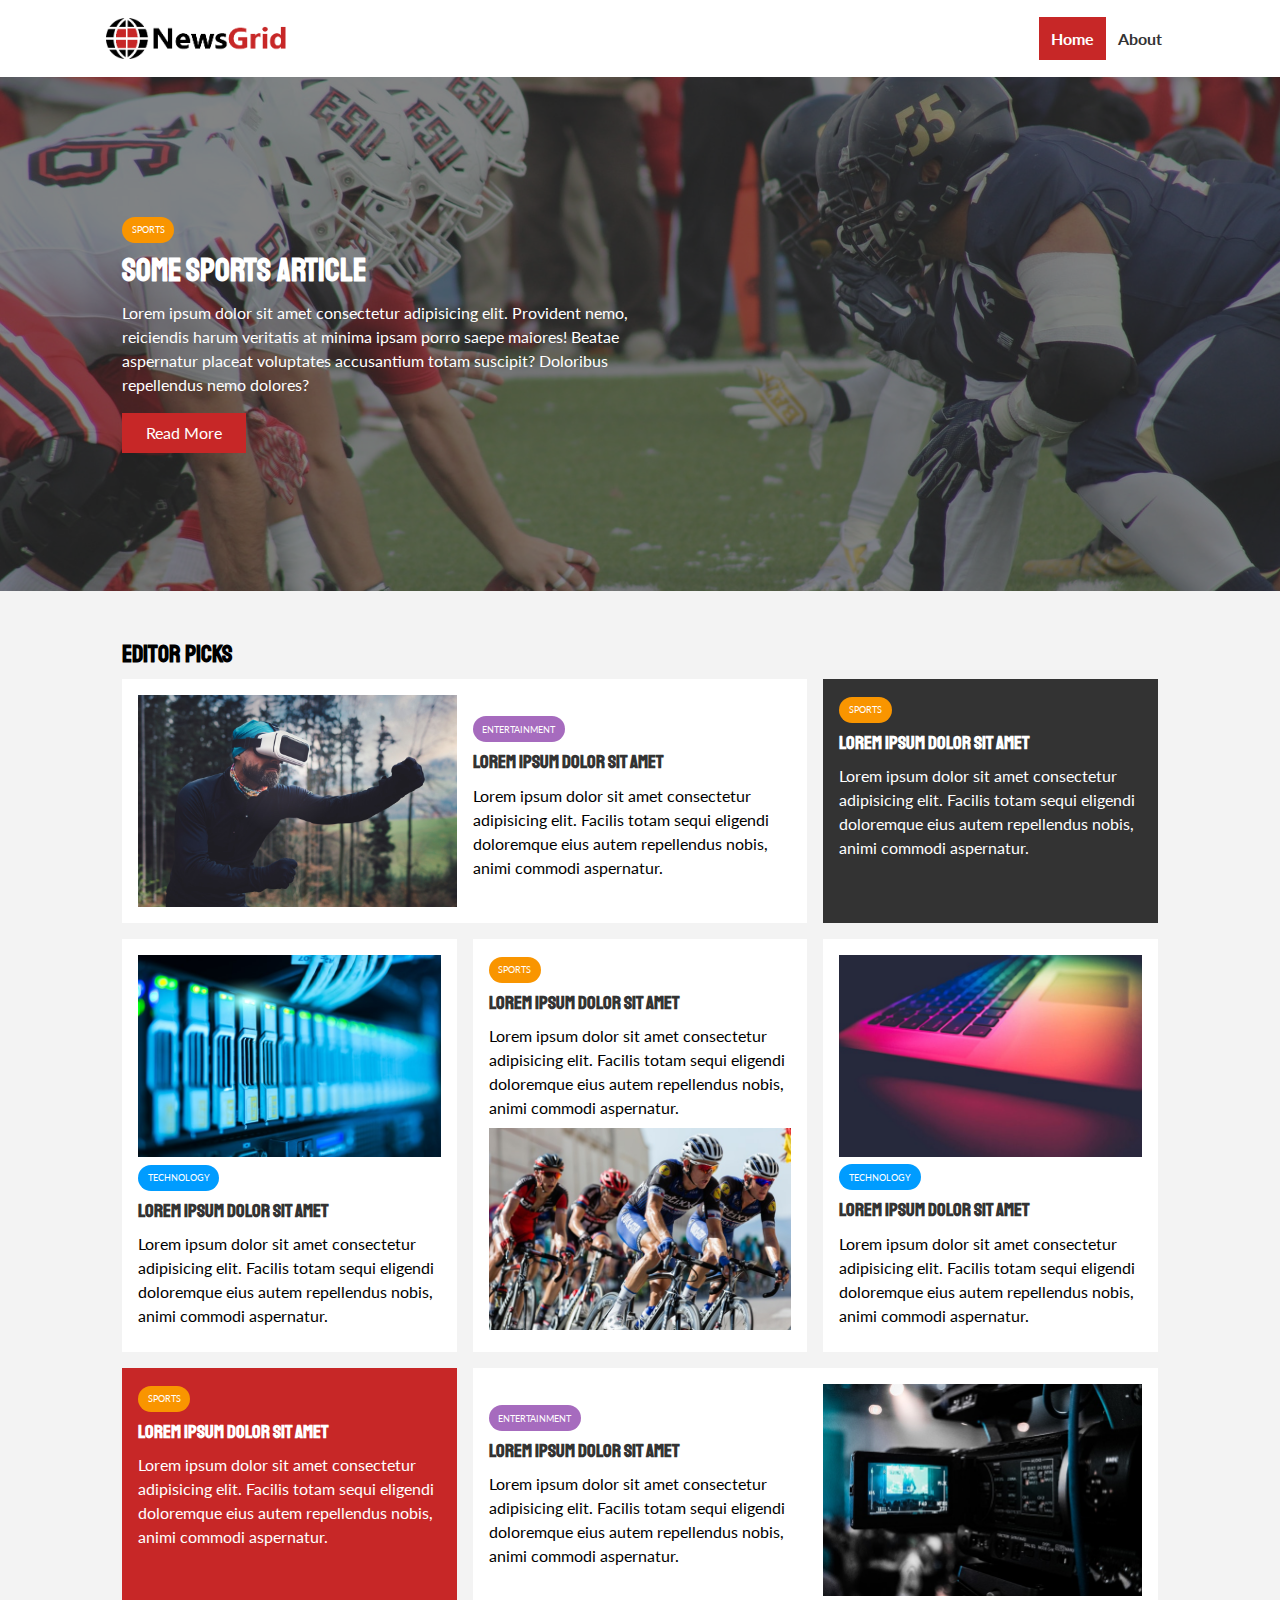
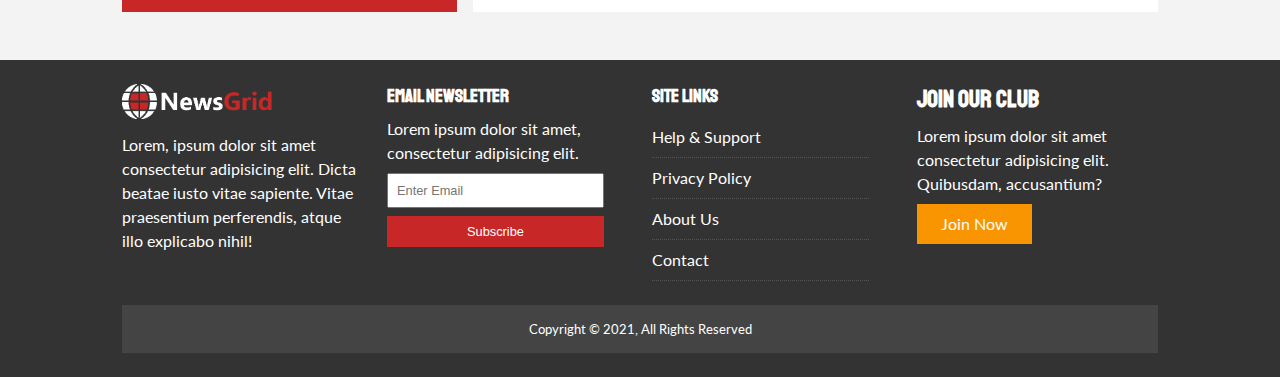
<file: index.html>
<!DOCTYPE html>
<html lang="en">
<head>
    <meta charset="UTF-8">
    <meta http-equiv="X-UA-Compatible" content="IE=edge">
    <meta name="viewport" content="width=device-width, initial-scale=1.0">
    <link href="https://fonts.googleapis.com/css2?family=Lato&family=Staatliches&display=swap" rel="stylesheet">
    <link rel="stylesheet" href="https://use.fontawesome.com/releases/v5.6.3/css/all.css" integrity="sha384-UHRtZLI+pbxtHCWp1t77Bi1L4ZtiqrqD80Kn4Z8NTSRyMA2Fd33n5dQ8lWUE00s/" crossorigin="anonymous">
    <link rel="stylesheet" href="/css/style.css">
    <link rel="stylesheet" media="screen and (max-width:768px)" href="/css/mobile.css">
    <link rel="shortcut icon" type="image/x-icon" href="favicon.ico">
    <title>NewsGrid | Latest News</title>
</head>
<body>
   <nav id="main-navbar">
       <div class="container">
           <img src="img/logo.png" alt="NewsGrid" class="logo">
        <div class="social">
            <a href="http://facebook.com" target="_blank"><i class="fab fa-facebook fa-2x" ></i></a>
            <a href="http://twitter.com" target="_blank"><i class="fab fa-twitter fa-2x" ></i></a>
            <a href="http://instagram.com"target="_blank"><i class="fab fa-instagram fa-2x" ></i></a>
            <a href="http://youtube.com" target="_blank"><i class="fab fa-youtube fa-2x" ></i></a>
        </div>
        <div>
            <ul>
                <li><a href="index.html" class="current">Home</a>
                </li>
                <li><a href="about.html">About</a></li>
            </ul>
        </div>

</div>
   </nav>
   <header id="showcase">
       <div class="container">
           <div class="showcase-container">
               <div class="showcase-content">
                   <div class="category category-sports">
                       Sports
                    </div>
                    
                       <h1>Some Sports Article</h1>
                       <p>Lorem ipsum dolor sit amet consectetur adipisicing elit. Provident nemo, reiciendis harum veritatis at minima ipsam porro saepe maiores! Beatae aspernatur placeat voluptates accusantium totam suscipit? Doloribus repellendus nemo dolores?</p>
                       <a href="article.html" class="btn btn-primary">Read More</a>

                           
                </div>
       
            </div>
            </div>
   </header>
  <section id="home-articles" class="py-2">
       <div class="container">
          <h2>Editor Picks</h2>
          <div class="articles-container">
              <article class="card">
                  <img src="img/articles/ent1.jpg" alt="">
              <div>
                <div class="category category-ent">Entertainment</div>
              <h3><a href="article.html">Lorem ipsum dolor sit amet</a></h3>
              <p>Lorem ipsum dolor sit amet consectetur adipisicing elit. Facilis totam sequi eligendi doloremque eius autem repellendus nobis, animi commodi aspernatur.</p>  
            </div>
            </article>  
            
            <article class="card bg-dark">
              <div class="category category-sports">Sports</div>
              <h3><a href="article.html">Lorem ipsum dolor sit amet</a></h3>
              <p>Lorem ipsum dolor sit amet consectetur adipisicing elit. Facilis totam sequi eligendi doloremque eius autem repellendus nobis, animi commodi aspernatur.</p>     
            </article> 

            <article class="card">
              <img src="img/articles/tech1.jpg" alt="">
            <div>
              <div class="category category-tech">Technology</div>
            <h3><a href="article.html">Lorem ipsum dolor sit amet</a></h3>
            <p>Lorem ipsum dolor sit amet consectetur adipisicing elit. Facilis totam sequi eligendi doloremque eius autem repellendus nobis, animi commodi aspernatur.</p>  
          </div>
          </article>  

          
          <article class="card">
            
          <div>
            <div class="category category-sports">Sports</div>
          <h3><a href="article.html">Lorem ipsum dolor sit amet</a></h3>
          <p>Lorem ipsum dolor sit amet consectetur adipisicing elit. Facilis totam sequi eligendi doloremque eius autem repellendus nobis, animi commodi aspernatur.</p>  
        </div>
           <img src="img/articles/sports1.jpg" alt="">
        </article> 

        
        <article class="card">
            <img src="img/articles/tech2.jpg" alt="">
          <div>
            <div class="category category-tech">Technology</div>
          <h3><a href="article.html">Lorem ipsum dolor sit amet</a></h3>
          <p>Lorem ipsum dolor sit amet consectetur adipisicing elit. Facilis totam sequi eligendi doloremque eius autem repellendus nobis, animi commodi aspernatur.</p>  
        </div>
        </article>

        
        <article class="card bg-primary">
           <div class="category category-sports">Sports</div>
          <h3><a href="article.html">Lorem ipsum dolor sit amet</a></h3>
          <p>Lorem ipsum dolor sit amet consectetur adipisicing elit. Facilis totam sequi eligendi doloremque eius autem repellendus nobis, animi commodi aspernatur.</p>   
          
             </article> 

             
        <article class="card">
            
          <div>
            <div class="category category-ent">Entertainment</div>
          <h3><a href="article.html">Lorem ipsum dolor sit amet</a></h3>
          <p>Lorem ipsum dolor sit amet consectetur adipisicing elit. Facilis totam sequi eligendi doloremque eius autem repellendus nobis, animi commodi aspernatur.</p>  
        </div>
            <img src="img/articles/ent2.jpg" alt="">
        </article>
            
        </div>
      </div>
  </section>
  <footer id="main-footer">
    <div class="container footer-container py-2">
      <div>
        <img src="img/logo_light.png" alt="NewsGrid">
        <p>Lorem, ipsum dolor sit amet consectetur adipisicing elit. Dicta beatae iusto vitae sapiente. Vitae praesentium perferendis, atque illo explicabo nihil!
        </p>

      </div>
      <div>
        <h3>Email Newsletter</h3>
        <p>Lorem ipsum dolor sit amet, consectetur adipisicing elit.</p>
        <form>
          <input type="email" placeholder="Enter Email ">
          <input type="submit" value="Subscribe" class="btn btn-primary">
        </form>
      </div>
        <div>
          <h3>Site Links</h3>
          <ul class="list">
            <li><a href="#">Help & Support</a></li>
            <li><a href="#">Privacy Policy</a></li>
            <li><a href="#">About Us</a></li>
            <li><a href="#">Contact</a></li>
          </ul>
        </div>
        <div>
          <h2>Join Our Club</h2>
          <p>Lorem ipsum dolor sit amet consectetur adipisicing elit. Quibusdam, accusantium?</p>
          <a href="#" class="btn btn-secondary">Join Now</a>
        </div>
        <div>
          <p>Copyright &copy; 2021, All Rights Reserved</p>
        </div>

    </div>
  </footer>
     
</body>
</html>
      
<!--Genel Seçici (*) ler, tüm Html elemanlarını seçmemize olanak verir. Seçmeyi “*” karakteri ile yaparız.-->
</file>
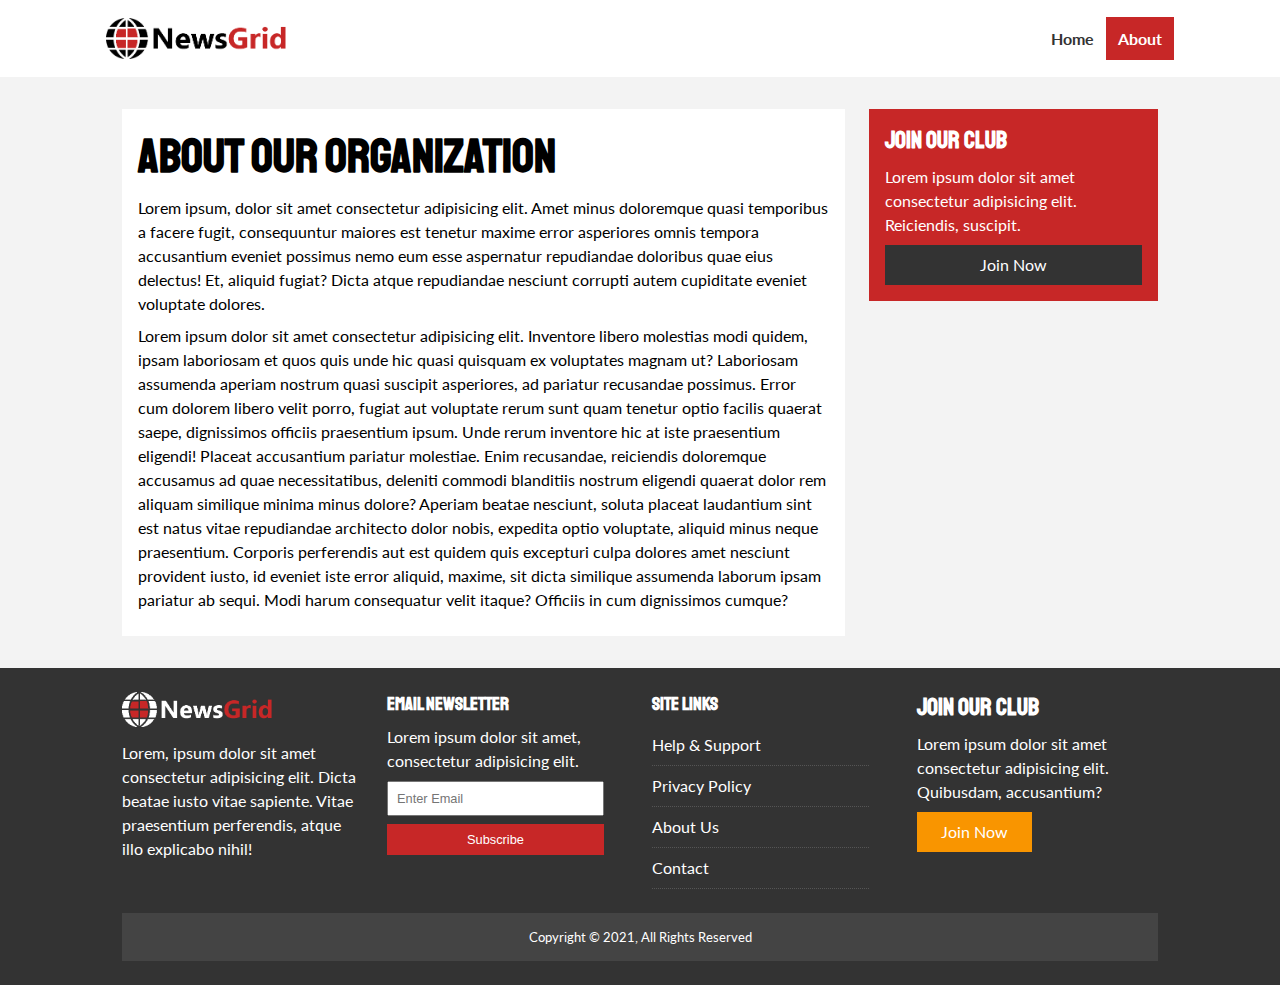
<file: about.html>
<!DOCTYPE html>
<html lang="en">
<head>
    <meta charset="UTF-8">
    <meta http-equiv="X-UA-Compatible" content="IE=edge">
    <meta name="viewport" content="width=device-width, initial-scale=1.0">
    <link href="https://fonts.googleapis.com/css2?family=Lato&family=Staatliches&display=swap" rel="stylesheet">
    <link rel="stylesheet" href="https://use.fontawesome.com/releases/v5.6.3/css/all.css" integrity="sha384-UHRtZLI+pbxtHCWp1t77Bi1L4ZtiqrqD80Kn4Z8NTSRyMA2Fd33n5dQ8lWUE00s/" crossorigin="anonymous">
    <link rel="stylesheet" href="/css/style.css">
    <link rel="stylesheet" media="screen and (max-width:768px)" href="/css/mobile.css">
    <link rel="shortcut icon" type="image/x-icon" href="favicon.ico">
    <title>NewsGrid | About</title>
</head>
<body>
    <!--Navigation-->
   <nav id="main-navbar">
       <div class="container">
           <img src="img/logo.png" alt="NewsGrid" class="logo">
        <div class="social">
            <a href="http://facebook.com" target="_blank"><i class="fab fa-facebook fa-2x" ></i></a>
            <a href="http://twitter.com" target="_blank"><i class="fab fa-twitter fa-2x" ></i></a>
            <a href="http://instagram.com"target="_blank"><i class="fab fa-instagram fa-2x" ></i></a>
            <a href="http://youtube.com" target="_blank"><i class="fab fa-youtube fa-2x" ></i></a>
        </div>
        <div>
            <ul>
                <li><a href="index.html">Home</a>
                </li>
                <li><a class="current"href="about.html">About</a></li>
            </ul>
        </div>

</div>
   </nav>
   <section id="about-articles">
       <div class="container">
           <div class="about-container">
             <article class="card">
               <h1 class="l-heading">About Our Organization</h1>
           <p>Lorem ipsum, dolor sit amet consectetur adipisicing elit. Amet minus doloremque quasi temporibus a facere fugit, consequuntur maiores est tenetur maxime error asperiores omnis tempora accusantium eveniet possimus nemo eum esse aspernatur repudiandae doloribus quae eius delectus! Et, aliquid fugiat? Dicta atque repudiandae nesciunt corrupti autem cupiditate eveniet voluptate dolores.</p>
           <p>Lorem ipsum dolor sit amet consectetur adipisicing elit. Inventore libero molestias modi quidem, ipsam laboriosam et quos quis unde hic quasi quisquam ex voluptates magnam ut? Laboriosam assumenda aperiam nostrum quasi suscipit asperiores, ad pariatur recusandae possimus. Error cum dolorem libero velit porro, fugiat aut voluptate rerum sunt quam tenetur optio facilis quaerat saepe, dignissimos officiis praesentium ipsum. Unde rerum inventore hic at iste praesentium eligendi! Placeat accusantium pariatur molestiae. Enim recusandae, reiciendis doloremque accusamus ad quae necessitatibus, deleniti commodi blanditiis nostrum eligendi quaerat dolor rem aliquam similique minima minus dolore? Aperiam beatae nesciunt, soluta placeat laudantium sint est natus vitae repudiandae architecto dolor nobis, expedita optio voluptate, aliquid minus neque praesentium. Corporis perferendis aut est quidem quis excepturi culpa dolores amet nesciunt provident iusto, id eveniet iste error aliquid, maxime, sit dicta similique assumenda laborum ipsam pariatur ab sequi. Modi harum consequatur velit itaque? Officiis in cum dignissimos cumque?</p>  
             </article> 
             <aside class=" card bg-primary">
                <h2>Join Our Club</h2>
                <p>Lorem ipsum dolor sit amet consectetur adipisicing elit. Reiciendis, suscipit.</p>
                <a href ="#" class="btn bg-dark btn-block">Join Now</a> 
             </aside> 

           

       </div>
       </div>
   </section>

  
      

        
        

             
  <!--Footer-->   
   <footer id="main-footer">
    <div class="container footer-container py-2">
      <div>
        <img src="img/logo_light.png" alt="NewsGrid">
        <p>Lorem, ipsum dolor sit amet consectetur adipisicing elit. Dicta beatae iusto vitae sapiente. Vitae praesentium perferendis, atque illo explicabo nihil!
        </p>

      </div>
      <div>
        <h3>Email Newsletter</h3>
        <p>Lorem ipsum dolor sit amet, consectetur adipisicing elit.</p>
        <form>
          <input type="email" placeholder="Enter Email ">
          <input type="submit" value="Subscribe" class="btn btn-primary">
        </form>
      </div>
        <div>
          <h3>Site Links</h3>
          <ul class="list">
            <li><a href="#">Help & Support</a></li>
            <li><a href="#">Privacy Policy</a></li>
            <li><a href="#">About Us</a></li>
            <li><a href="#">Contact</a></li>
          </ul>
        </div>
        <div>
          <h2>Join Our Club</h2>
          <p>Lorem ipsum dolor sit amet consectetur adipisicing elit. Quibusdam, accusantium?</p>
          <a href="#" class="btn btn-secondary">Join Now</a>
        </div>
        <div class="margin-bottom">
          <p>Copyright &copy; 2021, All Rights Reserved</p>
        </div>

    </div>
  </footer>
     
</body>
</html>
</file>
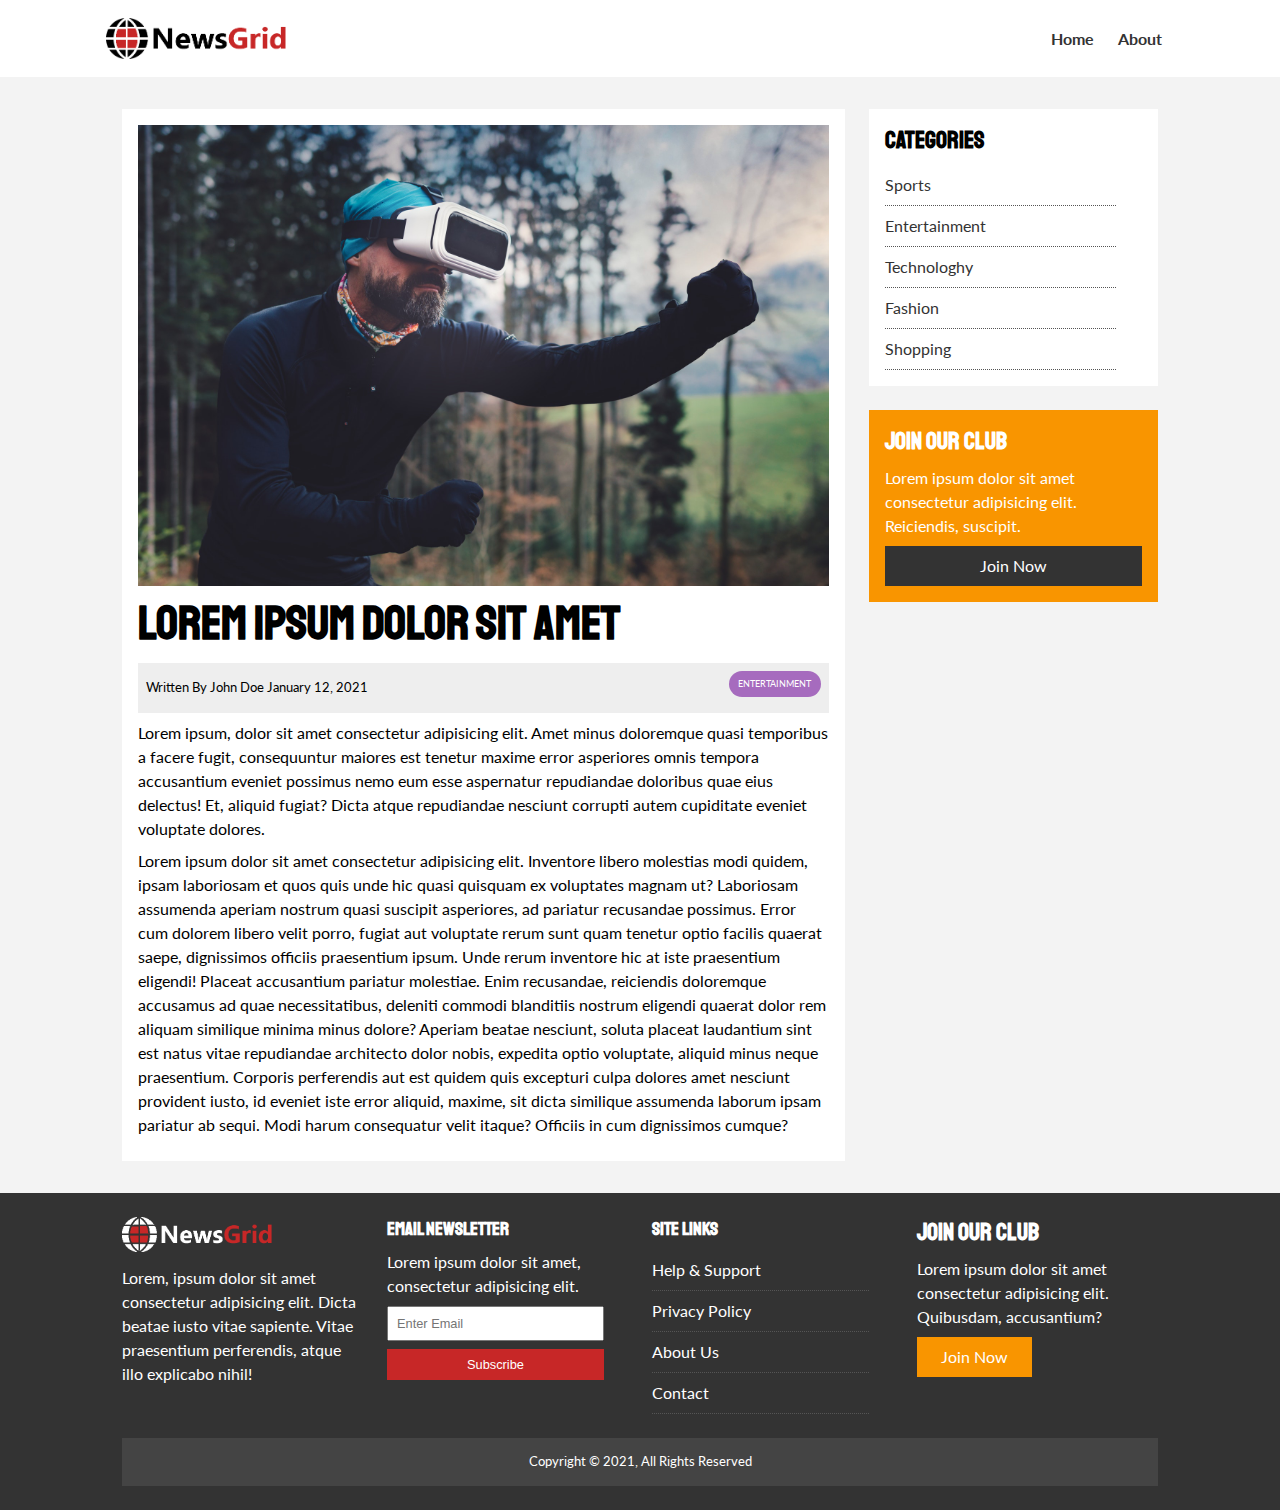
<file: article.html>
<!DOCTYPE html>
<html lang="en">
<head>
    <meta charset="UTF-8">
    <meta http-equiv="X-UA-Compatible" content="IE=edge">
    <meta name="viewport" content="width=device-width, initial-scale=1.0">
    <link href="https://fonts.googleapis.com/css2?family=Lato&family=Staatliches&display=swap" rel="stylesheet">
    <link rel="stylesheet" href="https://use.fontawesome.com/releases/v5.6.3/css/all.css" integrity="sha384-UHRtZLI+pbxtHCWp1t77Bi1L4ZtiqrqD80Kn4Z8NTSRyMA2Fd33n5dQ8lWUE00s/" crossorigin="anonymous">
    <link rel="stylesheet" href="/css/style.css">
    <link rel="stylesheet" media="screen and (max-width:768px)" href="/css/mobile.css">
    <link rel="shortcut icon" type="image/x-icon" href="favicon.ico">
    <title>NewsGrid | Latest New</title>
</head>
<body>
    <!--Navigation-->
   <nav id="main-navbar">
       <div class="container">
           <img src="img/logo.png" alt="NewsGrid" class="logo">
        <div class="social">
            <a href="http://facebook.com" target="_blank"><i class="fab fa-facebook fa-2x" ></i></a>
            <a href="http://twitter.com" target="_blank"><i class="fab fa-twitter fa-2x" ></i></a>
            <a href="http://instagram.com"target="_blank"><i class="fab fa-instagram fa-2x" ></i></a>
            <a href="http://youtube.com" target="_blank"><i class="fab fa-youtube fa-2x" ></i></a>
        </div>
        <div>
            <ul>
                <li><a href="index.html">Home</a>
                </li>
                <li><a href="about.html">About</a></li>
            </ul>
        </div>

</div>
   </nav>
   <section id="latest-articles">
       <div class="container">
           <div class="about-container">
             <article class="card">
               
                 <img src="/img/articles/ent1.jpg" alt="">
                 <h1 class="l-heading">Lorem ipsum dolor sit amet</h1>
                 <div class="meta">
                     <small>
                       <i class="fas fa-user"></i>Written By John Doe January 12, 2021
                    </small> 

                    <div class="category category-ent">Entertainment</div>  
                 </div>
               
              <p>Lorem ipsum, dolor sit amet consectetur adipisicing elit. Amet minus doloremque quasi temporibus a facere fugit, consequuntur maiores est tenetur maxime error asperiores omnis tempora accusantium eveniet possimus nemo eum esse aspernatur repudiandae doloribus quae eius delectus! Et, aliquid fugiat? Dicta atque repudiandae nesciunt corrupti autem cupiditate eveniet voluptate dolores.</p>
              <p>Lorem ipsum dolor sit amet consectetur adipisicing elit. Inventore libero molestias modi quidem, ipsam laboriosam et quos quis unde hic quasi quisquam ex voluptates magnam ut? Laboriosam assumenda aperiam nostrum quasi suscipit asperiores, ad pariatur recusandae possimus. Error cum dolorem libero velit porro, fugiat aut voluptate rerum sunt quam tenetur optio facilis quaerat saepe, dignissimos officiis praesentium ipsum. Unde rerum inventore hic at iste praesentium eligendi! Placeat accusantium pariatur molestiae. Enim recusandae, reiciendis doloremque accusamus ad quae necessitatibus, deleniti commodi blanditiis nostrum eligendi quaerat dolor rem aliquam similique minima minus dolore? Aperiam beatae nesciunt, soluta placeat laudantium sint est natus vitae repudiandae architecto dolor nobis, expedita optio voluptate, aliquid minus neque praesentium. Corporis perferendis aut est quidem quis excepturi culpa dolores amet nesciunt provident iusto, id eveniet iste error aliquid, maxime, sit dicta similique assumenda laborum ipsam pariatur ab sequi. Modi harum consequatur velit itaque? Officiis in cum dignissimos cumque?</p>  
           </article>
             <aside class="card ">
                 <h2>Categories</h2>
                 <ul class="list">
                     <li><i class="fas fa-chevron-right"></i><a href="#"> Sports</a></li>
                     <li><i class="fas fa-chevron-right"></i><a href="#">Entertainment</a></li>
                     <li><i class="fas fa-chevron-right"></i><a href="#">Technologhy</a></li>
                     <li><i class="fas fa-chevron-right"></i><a href="#">Fashion</a></li>
                     <li><i class="fas fa-chevron-right"></i><a href="#">Shopping</a></li>
                 </ul>
             </aside> 
             <aside class=" card bg-secondary">
                <h2>Join Our Club</h2>
                <p>Lorem ipsum dolor sit amet consectetur adipisicing elit. Reiciendis, suscipit.</p>
                <a href ="#" class="btn bg-dark btn-block">Join Now</a> 
             </aside> 

           

       </div>
       </div>
   </section>

   <!--Footer-->   
   <footer id="main-footer">
    <div class="container footer-container py-2">
      <div>
        <img src="img/logo_light.png" alt="NewsGrid">
        <p>Lorem, ipsum dolor sit amet consectetur adipisicing elit. Dicta beatae iusto vitae sapiente. Vitae praesentium perferendis, atque illo explicabo nihil!
        </p>

      </div>
      <div>
        <h3>Email Newsletter</h3>
        <p>Lorem ipsum dolor sit amet, consectetur adipisicing elit.</p>
        <form>
          <input type="email" placeholder="Enter Email ">
          <input type="submit" value="Subscribe" class="btn btn-primary">
        </form>
      </div>
        <div>
          <h3>Site Links</h3>
          <ul class="list">
            <li><a href="#">Help & Support</a></li>
            <li><a href="#">Privacy Policy</a></li>
            <li><a href="#">About Us</a></li>
            <li><a href="#">Contact</a></li>
          </ul>
        </div>
        <div>
          <h2>Join Our Club</h2>
          <p>Lorem ipsum dolor sit amet consectetur adipisicing elit. Quibusdam, accusantium?</p>
          <a href="#" class="btn btn-secondary">Join Now</a>
        </div>
        <div class="margin-bottom">
          <p>Copyright &copy; 2021, All Rights Reserved</p>
        </div>

    </div>
  </footer>
     
</body>
</html>
</file>
<file: css/style.css>
:root{
    /* root sözde sınıf oldu.*/
     /*Global değişkenler tanımlanır, sayfanın her yerinde kullanılabilir. */
    --primary-color:#c72727;
    --secondary-color:#f99500;
    --light-color:#f3f3f3;
    --dark-color:#333;
    --max-width:1100px;

}

.category{ /* Local değişkenler tanımlandı, sadece bu sınıfta kullanılabilir.*/
    --sports-color:#f99500;
    --ent-color:#a66bbe;
    --tech-color:#009cff;
}


*{
    margin:0;
    padding:0;
    box-sizing: border-box;
}

body{
    font-family: 'Lato', sans-serif;
    line-height: 1.5;
    background-color: var(--light-color);
    font-size:1rem;
}

a{
    color:#333;
    text-decoration: none;
}
ul li{
     list-style: none;
}
img{
    width:100%;
}

h1,h2,h3,h4,h5,h6 {
    font-family:'Staatliches', cursive;
    margin-bottom:0.55rem;
    line-height: 1.3;
    
}

p{
    margin:.5rem 0;
}

/* Utility */
.container{
    max-width:var(--max-width);
    margin:auto;/* Yatay hizada ortalandı. */
    padding:0 2rem;
    overflow: hidden;
}

.category{ /* Sports bu kategorinin içinde. */
     display:inline-block;
     color:#fff;
     font-size: 0.55rem;
     text-transform: uppercase;/* Metnin tüm harflerini büyük harfe çevirir. */
     padding:0.4rem 0.6rem;
     border-radius: 15px;
     margin-bottom: 0.5rem;
}
     
.category-sports{background: var(--sports-color);}
.category-ent{background: var(--ent-color);}
.category-tech{background: var(--tech-color);}

.btn{
    display: inline-block;
    border:none;
    background: var(--dark-color);
    color:#fff;
    padding:0.5rem 1.5rem;
    cursor: pointer;
}

.btn-light{
    background: var(--light-color);
}
.btn-primary{
    background: var(--primary-color);
}
.btn-secondary
{
    background:var(--secondary-color);
}

.btn-block{
    display:block;
    width: 100%;
    text-align:center;
}

.card{
    background:#fff;
    padding:1rem;
}

.bg-dark{
    background: var(--dark-color);
    color: #fff;
}

.bg-primary{
    background: var(--primary-color);
    color: #fff;
}

.bg-secondary{
    background: var(--secondary-color);
    color: #fff;
}

.py-1{padding:1.5rem 0;}
.py-2{padding:3rem 0;}
.py-3{padding:3rem 0;}
.p-1{padding:1.5rem;}
.p-2{padding:2rem;}
.p-3{padding:3rem;}

.bg-dark h1,
.bg-dark h2,
.bg-dark h3,
.bg-dark a,
.bg-primary h1,
.bg-primary h2,
.bg-primary h3,
.bg-primary a,
.bg-secondary h1,
.bg-secondary h2,
.bg-secondary h3,
.bg-secondary a{
    color:#fff;}

.list li 
{
    padding:.5rem 0;
    border-bottom: 1px dotted #555;
    width:90%;
}

.list li a:hover
{
     color:var(--primary-color) !important;
}

.l-heading{
    font-size: 3rem;
}


/* Navigation */
#main-navbar{
    background:#fff;
    position:sticky;
    top:0;
    z-index:2;
}

#main-navbar .container{
    display:grid;
    grid-template-columns:6fr 3fr 2fr;/* Grid in boyutları belirlendi. */
    padding:1rem;
    align-items: center;
}

#main-navbar .logo{
    width:180px;
}

#main-navbar ul{
   justify-self:end;
   display: flex;
}

#main-navbar ul li a{
    padding:0.75rem;
    font-weight: bold;

}

#main-navbar ul li a.current{
    background:var(--primary-color);
    color:#fff;
    
}

#main-navbar ul li a:hover{
    background: var(--light-color);
    color:var(--dark-color);
}

#main-navbar .social{
     justify-self: center;
     margin-right: 2.3rem;
     
     
}

#main-navbar .social i{
    color:#777;
    margin-right:.5rem;
    font-size: 30px;
}

/*justify-self:Elementlerin kendi birimlerindeki içeriği satır ekseninde (X Ekseninde) hizalamak için kullanılır.*/

/* Showcase */
#showcase{
color:#fff;
background:#333;
padding:2rem;
position: relative;

}

#showcase:before{
    content:'';
    background: url('../img/featured.jpg') no-repeat center center/cover;
    position:absolute;
    top:0;
    left:0;
    width: 100%;
    height: 100%;
    opacity: 0.4;
}

#showcase .showcase-container{
    display: grid;
    grid-template-columns:repeat(2,1fr);
    justify-content:start;
    align-items: center;
    height:50vh;
}

#showcase .showcase-content{
    z-index: 1;
}

#showcase .showcase-content p{
    margin-bottom: 1rem;
}

/* Home Articles */

#home-articles .articles-container{
    display: grid;
    grid-template-columns:repeat(3,1fr);
    grid-gap:1rem;
}
 
#home-articles .articles-container > *:first-child{
    display: grid;
    grid-template-columns: repeat(2,1fr);
    grid-gap:1rem;
    align-items: center;
    grid-column:1 / span 2;/* 1.sütun 2 sütun boyutuna getirildi. */
}

#home-articles .articles-container > *:last-child{
    display: grid;
    grid-template-columns: repeat(2,1fr);
    grid-gap:1rem;
    align-items: center;
    grid-column:2 / span 2;
}
/* Footer */
#main-footer{
    background: var(--dark-color);
    color:#fff;

   
}

#main-footer img{
    width:150px;
}

#main-footer a{
    color:#fff;
}

#main-footer .footer-container{
    display: grid;
    grid-template-columns: repeat(4,1fr);
    grid-gap: 1.5rem;
    padding:1.5rem 2rem;
    
    
   
}

#main-footer .footer-container > *:last-child{
    grid-column: 1 / span 4;
  
    text-align: center;
    align-self: center;
    padding:.4rem;
    background: #444;
    font-size: .8rem;
    }


#main-footer .footer-container input[type='email']{
     width: 90%;
     padding:.5rem;
     font-size: .8rem;
     margin-bottom: .5rem;
}

#main-footer .footer-container input[type='submit']{
    width: 90%;
    font-size: .8rem;
    padding:.5rem;
}
/* About */
.about-container{
    display: grid;
    grid-template-columns:5fr 2fr;
    grid-gap:1.5rem;
    margin:2rem 0;
   
    
}
.about-container > *:first-child{
     grid-row: 1 / span 4;
}

.about-container a:hover{
    opacity:0.9;
}

/* Article */

#latest-articles .meta{
    display: flex;
    align-items: center;
    justify-content:space-between;
    background: #eee;
    padding:.5rem;
    margin-top:.5rem;
}
</file>
<file: css/mobile.css>
/* Navigation */

#main-navbar .social{
    display: none; 
}
#main-navbar .container{
     grid-template-columns: 1fr;
     grid-gap: 1.2rem;
}

#main-navbar ul{
    justify-content: center;
   
}

#main-navbar .logo{
    justify-self: center;
}
#main-navbar ul li a{
    padding:.5rem;
}

#home-articles .articles-container{
    grid-template-columns: repeat(2,1fr);
}
#home-articles .articles-container > *:first-child,
#home-articles .articles-container > *:last-child{
    grid-template-columns: 1fr;
    grid-column: 1;
    
}

@media(max-width:600px)
{
    #showcase .showcase-container,
    #home-articles .articles-container,
    #main-footer .footer-container{
        grid-template-columns: 1fr;
    }
   #main-footer .footer-container > *:last-child{
       grid-column: 1;
   }
   #main-footer .footer-container > :first-child,
   #main-footer .footer-container > :nth-child(2){
       border-bottom: 1px dotted #444;
       padding-bottom:1rem;
   }
 .about-container
   {
       grid-template-columns: 1fr;
       text-align: center;
   }

 .about-container > *:first-child{
       grid-row: 1;
   }

 .l-heading
 {
    font-size: 2rem;
}

}
</file>
